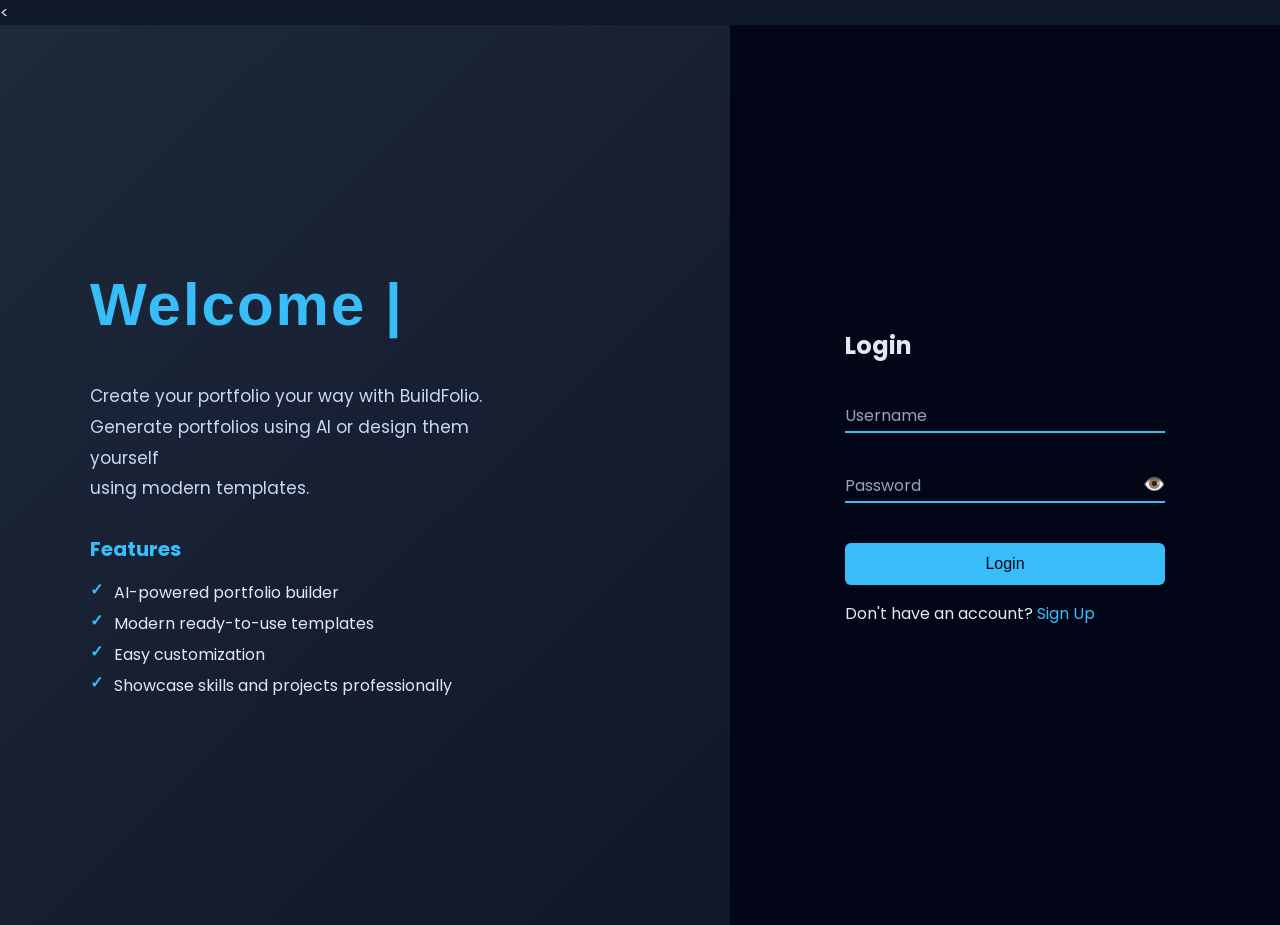
<file: index.html>
<<!DOCTYPE html>
<html lang="en">
<head>
    <meta charset="UTF-8">
    <meta name="viewport" content="width=device-width, initial-scale=1.0">
    <title>BuildFolio Login</title>
    <link rel="stylesheet" href="login.css">
    <link href="https://fonts.googleapis.com/css2?family=Poppins:wght@300;400;500;600&display=swap" rel="stylesheet">
</head>
<body>

<div class="main">

    <!-- LEFT SECTION -->
    <div class="left">
        <h1><span id="typing"></span><span class="cursor">|</span></h1>
        <p>
            Create your portfolio your way with BuildFolio.<br>
            Generate portfolios using AI or design them yourself<br>
            using modern templates.
        </p>

        <h3>Features</h3>
        <ul class="features">
            <li>AI-powered portfolio builder</li>
            <li>Modern ready-to-use templates</li>
            <li>Easy customization</li>
            <li>Showcase skills and projects professionally</li>
        </ul>
    </div>

    <!-- RIGHT SECTION -->
    <div class="right">
        <div class="login-box">
            <h2>Login</h2>
            <form>
                <div class="input-group">
                    <input type="text" name="username" required>
                    <label>Username</label>
                </div>

                <div class="input-group password-group">
                    <input type="password" name="password" id="password" required>
                    <label>Password</label>
                    <span class="toggle-pass" onclick="togglePassword()">👁️</span>
                </div>

                <button type="submit">Login</button>
            </form>
            <p>Don't have an account? <span>Sign Up</span></p>
        </div>
    </div>

</div>

<script src="database.js"></script>
<script src="login.js"></script>
</body>
</html>
</file>
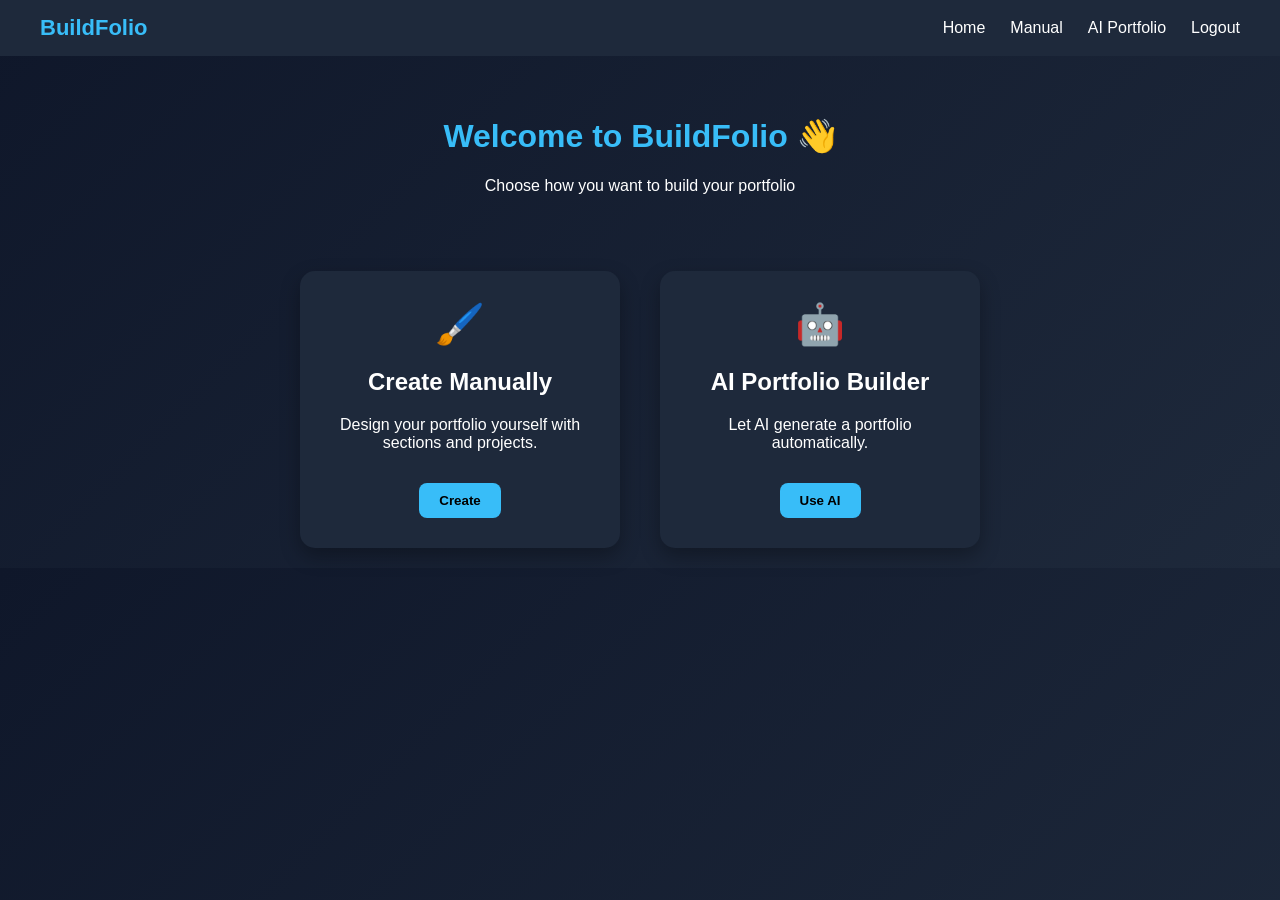
<file: dashboard.html>
<!DOCTYPE html>
<html lang="en">

<head>
<meta charset="UTF-8">
<meta name="viewport" content="width=device-width, initial-scale=1.0">

<title>BuildFolio Dashboard</title>

<style>

body{
margin:0;
font-family:Arial;
background:linear-gradient(135deg,#0F172A,#1E293B);
color:white;
}

/* NAVBAR */

.navbar{
display:flex;
justify-content:space-between;
align-items:center;
padding:15px 40px;
background:#1E293B;
}

.logo{
font-size:22px;
font-weight:bold;
color:#38BDF8;
}

.nav-links{
display:flex;
gap:25px;
}

.nav-links a{
text-decoration:none;
color:white;
font-weight:500;
}

.logout{
color:#F87171;
cursor:pointer;
}

/* HEADER */

header{
text-align:center;
padding:40px 20px;
}

header h1{
color:#38BDF8;
}

/* CARDS */

.options{
display:flex;
justify-content:center;
gap:40px;
flex-wrap:wrap;
padding:20px;
}

.option-card{
background:#1E293B;
padding:30px;
width:260px;
border-radius:15px;
text-align:center;
box-shadow:0 8px 20px rgba(0,0,0,0.3);
}

.option-card .icon{
font-size:40px;
}

.option-card button{
margin-top:15px;
padding:10px 20px;
border:none;
border-radius:8px;
background:#38BDF8;
cursor:pointer;
font-weight:bold;
}

</style>

</head>

<body>

<!-- NAVBAR -->

<div class="navbar">

<div class="logo">BuildFolio</div>

<div class="nav-links">
<a href="dashboard.html">Home</a>
<a href="manual-portfolio.html">Manual</a>
<a href="ai-portfolio.html">AI Portfolio</a>
<a class="logout" onclick="logout()">Logout</a>
</div>

</div>


<!-- HEADER -->

<header>

<h1>Welcome to BuildFolio 👋</h1>

<p>Choose how you want to build your portfolio</p>

</header>


<!-- OPTIONS -->

<div class="options">

<div class="option-card">

<div class="icon">🖌️</div>

<h2>Create Manually</h2>

<p>Design your portfolio yourself with sections and projects.</p>

<button onclick="openManual()">Create</button>

</div>


<div class="option-card">

<div class="icon">🤖</div>

<h2>AI Portfolio Builder</h2>

<p>Let AI generate a portfolio automatically.</p>

<button onclick="openAI()">Use AI</button>

</div>

</div>


<script>

function openManual(){

window.location.href="manual-portfolio.html"

}

function openAI(){

window.location.href="ai-portfolio.html"

}

function logout(){

alert("You have been logged out")

window.location.href="login.html"

}

</script>

</body>

</html>
</file>
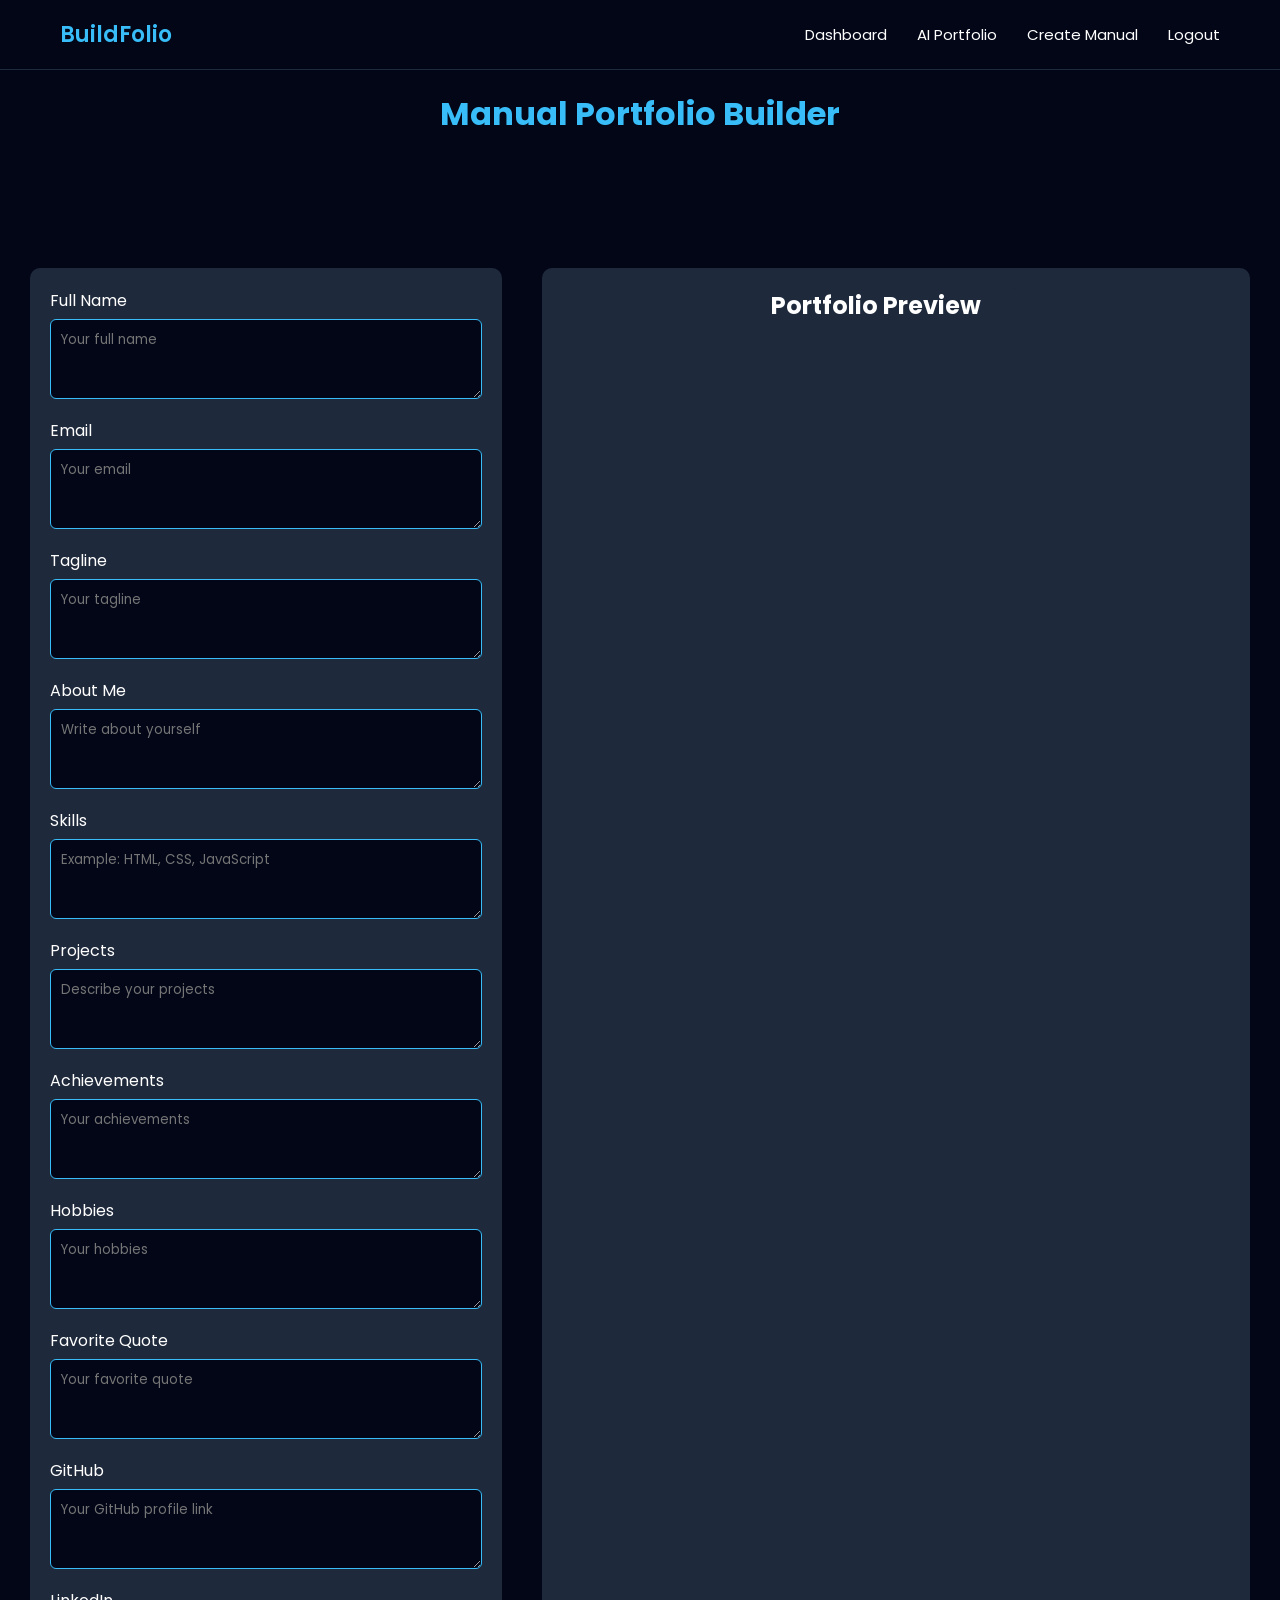
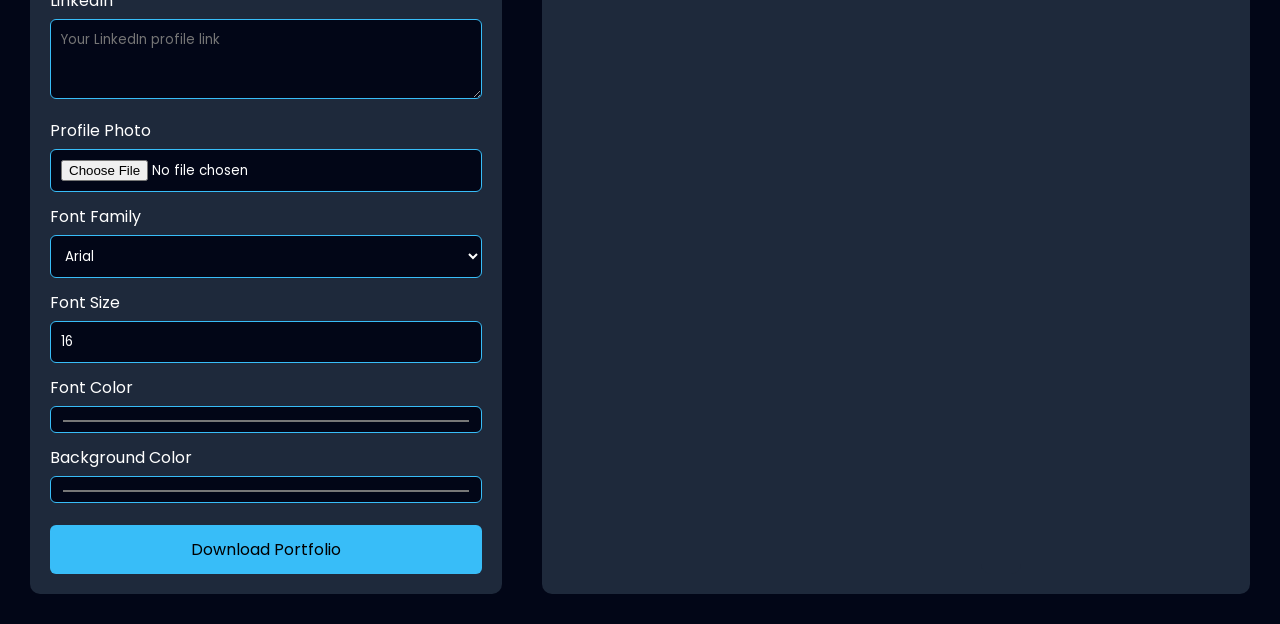
<file: manual-portfolio.html>
<!DOCTYPE html>
<html lang="en">
<head>
<meta charset="UTF-8">
<meta name="viewport" content="width=device-width, initial-scale=1.0">
<title>Manual Portfolio Builder</title>
<link href="https://fonts.googleapis.com/css2?family=Poppins:wght@300;400;500;600&display=swap" rel="stylesheet">
<style>
*{margin:0;padding:0;box-sizing:border-box;font-family:'Poppins',sans-serif;}
body{background:#020617;color:white;}

/* NAVBAR */
.navbar{
position:fixed;
top:0;
left:0;
width:100%;
height:70px;
background:#020617;
display:flex;
align-items:center;
justify-content:space-between;
padding:0 60px;
border-bottom:1px solid #1e293b;
z-index:1000;
}
.logo{font-size:22px;font-weight:600;color:#38BDF8;}
.nav-links{display:flex;gap:30px;}
.nav-links a{color:white;text-decoration:none;font-size:15px;cursor:pointer;}
.nav-links a:hover{color:#38BDF8;}

/* MAIN */
.container{margin-top:100px;display:flex;gap:40px;padding:30px;}

/* FORM */
.form-section{
width:40%;
background:#1E293B;
padding:20px;
border-radius:10px;
}
input, textarea, select{
width:100%;
padding:10px;
margin-top:6px;
margin-bottom:12px;
background:#020617;
color:white;
border:1px solid #38BDF8;
border-radius:6px;
}
textarea{height:80px;resize:vertical;}
button{
width:100%;
padding:12px;
background:#38BDF8;
border:none;
border-radius:6px;
font-size:16px;
cursor:pointer;
margin-top:10px;
}
button:hover{background:#0EA5E9;}

/* PREVIEW */
.preview-section{
width:60%;
background:#1E293B;
padding:20px;
border-radius:10px;
display:flex;
justify-content:center;
}
#previewBox{
padding:20px;
border-radius:10px;
background:#1E293B;
min-height:400px;
text-align:center; /* center content */
}
#previewBox img{
width:100px; /* smaller photo */
height:100px;
border-radius:50%;
display:block;
margin:0 auto 15px auto; /* center horizontally + spacing below */
}
</style>
</head>
<body>

<!-- NAVBAR -->
<div class="navbar">
    <div class="logo">BuildFolio</div>
    <div class="nav-links">
        <a href="dashboard.html">Dashboard</a>
        <a href="ai-portfolio.html">AI Portfolio</a>
        <a href="manual-portfolio.html">Create Manual</a>
        <a onclick="logout()">Logout</a>
    </div>
</div>

<h1 style="text-align:center;margin-top:90px;color:#38BDF8;">Manual Portfolio Builder</h1>

<div class="container">

<div class="form-section">
<label>Full Name</label>
<textarea id="name" placeholder="Your full name"></textarea>

<label>Email</label>
<textarea id="email" placeholder="Your email"></textarea>

<label>Tagline</label>
<textarea id="tagline" placeholder="Your tagline"></textarea>

<label>About Me</label>
<textarea id="about" placeholder="Write about yourself"></textarea>

<label>Skills</label>
<textarea id="skills" placeholder="Example: HTML, CSS, JavaScript"></textarea>

<label>Projects</label>
<textarea id="projects" placeholder="Describe your projects"></textarea>

<label>Achievements</label>
<textarea id="achievements" placeholder="Your achievements"></textarea>

<label>Hobbies</label>
<textarea id="hobbies" placeholder="Your hobbies"></textarea>

<label>Favorite Quote</label>
<textarea id="quote" placeholder="Your favorite quote"></textarea>

<label>GitHub</label>
<textarea id="github" placeholder="Your GitHub profile link"></textarea>

<label>LinkedIn</label>
<textarea id="linkedin" placeholder="Your LinkedIn profile link"></textarea>

<label>Profile Photo</label>
<input type="file" id="photo">

<label>Font Family</label>
<select id="fontFamily">
<option>Arial</option>
<option>Verdana</option>
<option>Georgia</option>
<option>Courier New</option>
</select>

<label>Font Size</label>
<input type="number" id="fontSize" value="16">

<label>Font Color</label>
<input type="color" id="fontColor" value="#ffffff">

<label>Background Color</label>
<input type="color" id="bgColor" value="#1E293B">

<button onclick="downloadPortfolio()">Download Portfolio</button>
</div>

<div class="preview-section">
<h2>Portfolio Preview</h2>
<div id="previewBox">
<!-- Initially empty -->
</div>
</div>

</div>

<script>
function logout(){
    alert("Logged out successfully");
    window.location.href="login.html";
}

// Update preview dynamically
const inputs = document.querySelectorAll("input,textarea,select");
inputs.forEach(input => {
    input.addEventListener("input", updatePreview);
});

function updatePreview(){
    const name = document.getElementById("name").value;
    const email = document.getElementById("email").value;
    const tagline = document.getElementById("tagline").value;
    const about = document.getElementById("about").value;
    const skills = document.getElementById("skills").value;
    const projects = document.getElementById("projects").value;
    const achievements = document.getElementById("achievements").value;
    const hobbies = document.getElementById("hobbies").value;
    const quote = document.getElementById("quote").value;
    const github = document.getElementById("github").value;
    const linkedin = document.getElementById("linkedin").value;

    const fontFamily = document.getElementById("fontFamily").value;
    const fontSize = document.getElementById("fontSize").value+"px";
    const fontColor = document.getElementById("fontColor").value;
    const bgColor = document.getElementById("bgColor").value;

    const preview = document.getElementById("previewBox");
    preview.style.fontFamily = fontFamily;
    preview.style.fontSize = fontSize;
    preview.style.color = fontColor;
    preview.style.background = bgColor;

    // Add photo first
    preview.innerHTML = `
        <img id="profileImg" src="" width="100" height="100">
        <h2>${name}</h2>
        <h4>${tagline}</h4>
        <p><b>Email:</b> ${email}</p>
        <p><b>About:</b> ${about}</p>
        <p><b>Skills:</b> ${skills}</p>
        <p><b>Projects:</b> ${projects}</p>
        <p><b>Achievements:</b> ${achievements}</p>
        <p><b>Hobbies:</b> ${hobbies}</p>
        <p><b>Favorite Quote:</b> "${quote}"</p>
        <p><b>GitHub:</b> ${github}</p>
        <p><b>LinkedIn:</b> ${linkedin}</p>
    `;

    const photo = document.getElementById("photo").files[0];
    if(photo){
        const reader = new FileReader();
        reader.onload = function(e){
            document.getElementById("profileImg").src = e.target.result;
        }
        reader.readAsDataURL(photo);
    }
}

// Download as centered HTML file
function downloadPortfolio(){
    const content=document.getElementById("previewBox").innerHTML;
    const html=`<html>
<head><title>My Portfolio</title></head>
<body style="display:flex; justify-content:center; align-items:center; flex-direction:column; min-height:100vh; margin:0; background:${document.getElementById("bgColor").value}; color:${document.getElementById("fontColor").value}; font-family:${document.getElementById("fontFamily").value}; font-size:${document.getElementById("fontSize").value}px; text-align:center;">
${content}
</body>
</html>`;
    const blob=new Blob([html],{type:"text/html"});
    const url=URL.createObjectURL(blob);
    const a=document.createElement("a");
    a.href=url;
    a.download="portfolio.html";
    a.click();
}
</script>

</body>
</html>
</file>
<file: login.css>
body {
    margin: 0;
    font-family: 'Poppins', sans-serif;
    background: #0F172A;
    color: #E2E8F0;
}

.main {
    display: flex;
    height: 100vh;
}

/* LEFT SIDE */
.left {
    flex: 1;
    background: linear-gradient(135deg,#1E293B,#0F172A);
    padding: 90px;
    display: flex;
    flex-direction: column;
    justify-content: center;
}

.left h1 {
    font-family: 'Space Grotesk', sans-serif;
    font-size: 60px;
    letter-spacing: 2px;
    margin-bottom: 25px;
    color: #38BDF8;
}

.left p {
    font-size: 17px;
    line-height: 1.8;
    margin-bottom: 30px;
    max-width: 420px;
    color: #CBD5F5;
}

/* Features Heading */
.left h3 {
    margin-top: 0;
    margin-bottom: 10px;
    font-size: 20px;
    color: #38BDF8;
}

/* Features List */
.features {
    list-style: none;
    padding: 0;
    margin-top: 0;
}

.features li {
    font-size: 16px;
    margin: 6px 0;
    padding-left: 24px;
    position: relative;
    color: #E2E8F0;
}

.features li::before {
    content: "✓";
    position: absolute;
    left: 0;
    color: #38BDF8;
    font-weight: bold;
    font-size: 16px;
    line-height: 1.2;
}

/* RIGHT SIDE */
.right {
    flex: 1;
    display: flex;
    justify-content: center;
    align-items: center;
    background: #020617;
}

/* LOGIN BOX */
.login-box {
    width: 320px;
}

/* INPUT */
.input-group {
    position: relative;
    margin: 30px 0;
}

.input-group input {
    width: 100%;
    padding: 10px;
    border: none;
    border-bottom: 2px solid #38BDF8;
    background: transparent;
    color: white;
    font-size: 16px;
    outline: none;
}

.input-group label {
    position: absolute;
    left: 0;
    top: 10px;
    color: #94A3B8;
    transition: 0.3s;
}

.input-group input:focus + label,
.input-group input:valid + label {
    top: -15px;
    font-size: 12px;
    color: #38BDF8;
}

/* PASSWORD EYE BUTTON */
.password-group {
    position: relative;
}

.toggle-pass {
    position: absolute;
    right: 0;
    top: 50%;
    transform: translateY(-50%);
    cursor: pointer;
    font-size: 18px;
    color: #94A3B8;
    user-select: none;
}

.toggle-pass:hover {
    color: #38BDF8;
}

/* BUTTON */
button {
    width: 100%;
    padding: 12px;
    background: #38BDF8;
    border: none;
    border-radius: 6px;
    color: #020617;
    font-size: 16px;
    cursor: pointer;
    margin-top: 10px;
}

button:hover {
    background: #0EA5E9;
}

span {
    color: #38BDF8;
    cursor: pointer;
}

/* CURSOR */
.cursor {
    animation: blink 1s infinite;
}

@keyframes blink {
    0% {opacity: 1;}
    50% {opacity: 0;}
    100% {opacity: 1;}
}

/* RESPONSIVE */
@media (max-width: 900px){
    .main { flex-direction: column; }
    .left, .right { flex: unset; padding: 50px 20px; text-align: center; }
    .left h1 { font-size: 40px; }
    .login-box { width: 90%; }
}
</file>
